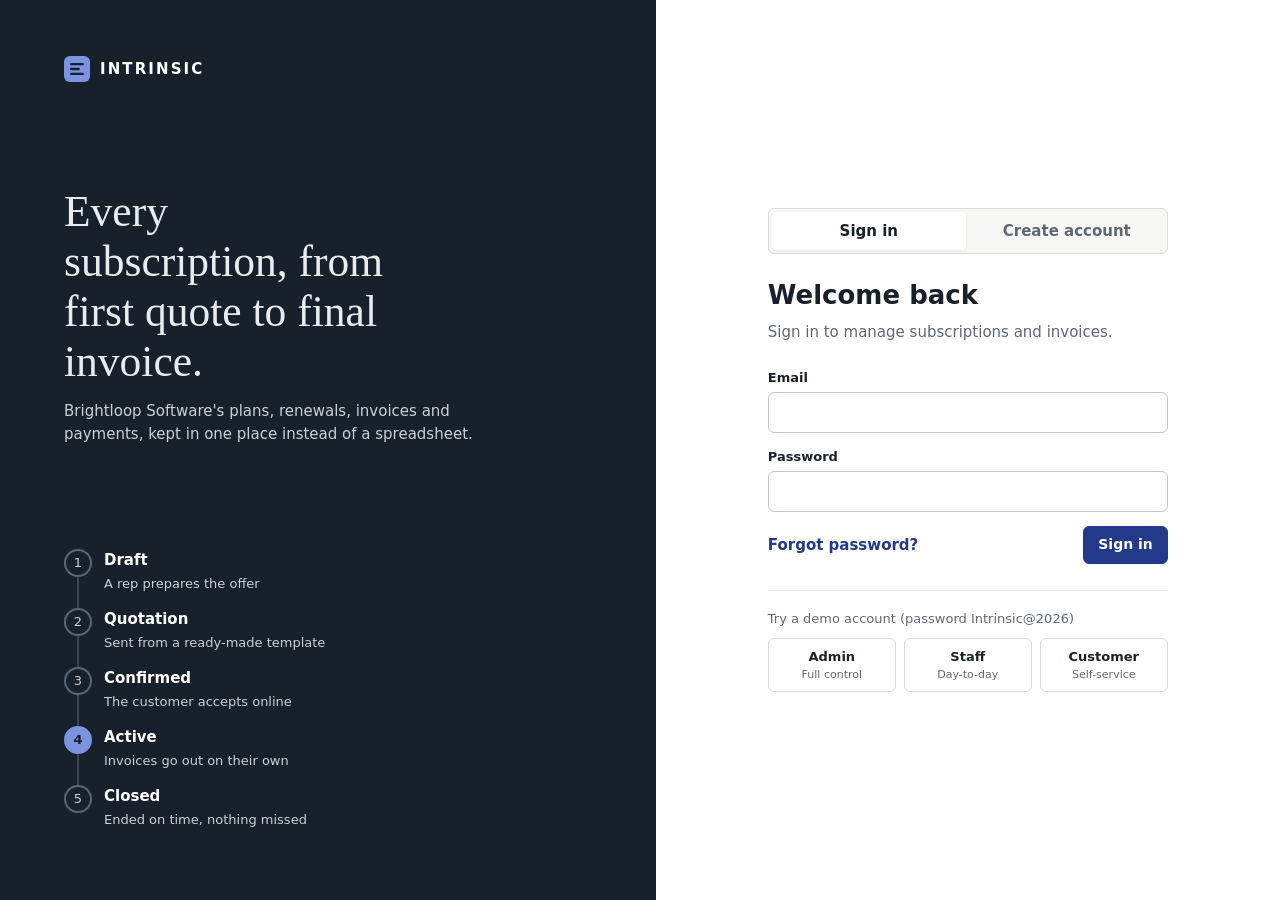
<file: templates/index.html>
<!doctype html>
<html lang="en">
<head>
  <meta charset="utf-8">
  <meta name="viewport" content="width=device-width, initial-scale=1">
  <title>INTRINSIC - Subscriptions & Billing</title>
  <meta name="description" content="Plans, subscriptions, invoices and payments in one place.">
  <link rel="icon" href="data:image/svg+xml,%3Csvg xmlns='http://www.w3.org/2000/svg' viewBox='0 0 32 32'%3E%3Crect width='32' height='32' rx='7' fill='%23233A8B'/%3E%3Cpath d='M9 22h14M9 16h9M9 10h14' stroke='white' stroke-width='3' stroke-linecap='round'/%3E%3C/svg%3E">
  <link rel="stylesheet" href="/static/css/style.css">
</head>
<body>
  <div id="app" aria-live="polite"></div>
  <div id="drawer-root"></div>
  <div id="modal-root"></div>
  <div id="toasts" role="status"></div>
  <noscript>INTRINSIC needs JavaScript enabled to run.</noscript>
  <script src="/static/js/app.js"></script>
</body>
</html>
</file>
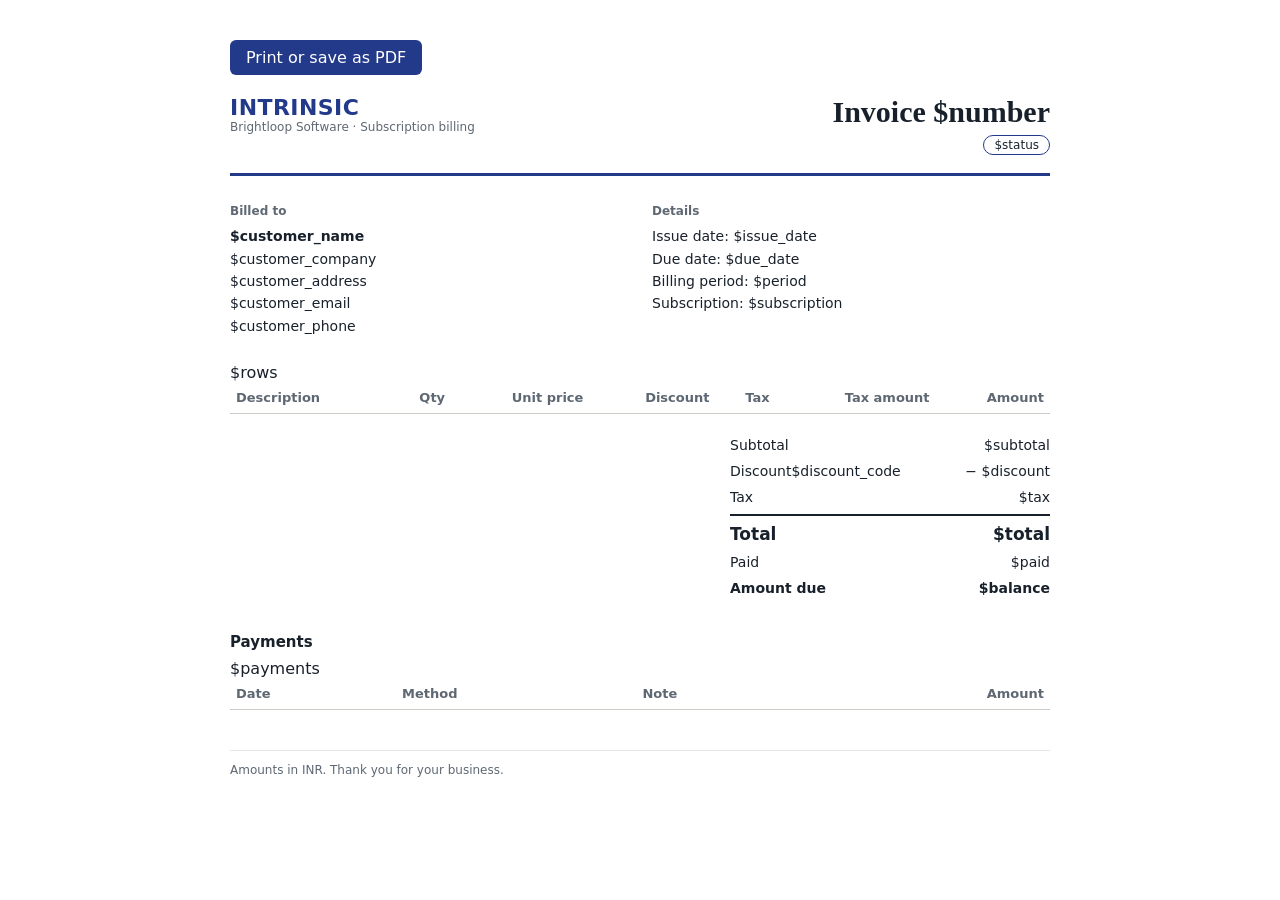
<file: templates/invoice.html>
<!doctype html>
<html lang="en">
<head>
<meta charset="utf-8">
<title>Invoice $number</title>
<style>
  body { font-family: "Segoe UI", system-ui, -apple-system, sans-serif; color: #18212B; margin: 0; padding: 40px; }
  .sheet { max-width: 820px; margin: 0 auto; }
  header { display: flex; justify-content: space-between; align-items: flex-start; border-bottom: 3px solid #233A8B; padding-bottom: 18px; }
  .brand { font-size: 22px; font-weight: 700; letter-spacing: .02em; color: #233A8B; }
  .brand small { display: block; font-size: 12px; font-weight: 400; color: #5E6873; letter-spacing: 0; }
  h1 { font-family: "Palatino Linotype", Palatino, Georgia, serif; font-size: 30px; margin: 0; text-align: right; }
  .status { display: inline-block; margin-top: 6px; padding: 2px 10px; border: 1px solid #233A8B; border-radius: 99px; font-size: 12px; }
  .meta { display: grid; grid-template-columns: 1fr 1fr; gap: 24px; margin: 26px 0; font-size: 14px; line-height: 1.6; }
  .meta h3 { font-size: 12px; color: #5E6873; margin: 0 0 4px; font-weight: 600; }
  table { width: 100%; border-collapse: collapse; font-size: 13px; }
  th { text-align: left; color: #5E6873; font-weight: 600; border-bottom: 1px solid #C9CEC6; padding: 8px 6px; }
  td { border-bottom: 1px solid #E6E8E3; padding: 8px 6px; }
  .n { text-align: right; font-variant-numeric: tabular-nums; white-space: nowrap; }
  .totals { margin-left: auto; width: 320px; margin-top: 18px; font-size: 14px; }
  .totals div { display: flex; justify-content: space-between; padding: 5px 0; font-variant-numeric: tabular-nums; }
  .totals .grand { border-top: 2px solid #18212B; font-weight: 700; font-size: 17px; margin-top: 4px; padding-top: 8px; }
  h2 { font-size: 15px; margin: 32px 0 8px; }
  .muted { color: #5E6873; }
  footer { margin-top: 40px; font-size: 12px; color: #5E6873; border-top: 1px solid #E6E8E3; padding-top: 12px; }
  @media print { body { padding: 0; } .noprint { display: none; } }
  .noprint { margin-bottom: 20px; }
  .noprint button { font: inherit; padding: 8px 16px; background: #233A8B; color: #fff; border: 0; border-radius: 6px; cursor: pointer; }
</style>
</head>
<body>
<div class="sheet">
  <div class="noprint"><button onclick="window.print()">Print or save as PDF</button></div>
  <header>
    <div class="brand">INTRINSIC<small>Brightloop Software · Subscription billing</small></div>
    <div><h1>Invoice $number</h1><div style="text-align:right"><span class="status">$status</span></div></div>
  </header>
  <div class="meta">
    <div>
      <h3>Billed to</h3>
      <strong>$customer_name</strong><br>$customer_company<br>$customer_address<br>$customer_email<br>$customer_phone
    </div>
    <div>
      <h3>Details</h3>
      Issue date: $issue_date<br>Due date: $due_date<br>Billing period: $period<br>Subscription: $subscription
    </div>
  </div>
  <table>
    <thead><tr><th>Description</th><th class="n">Qty</th><th class="n">Unit price</th><th class="n">Discount</th><th class="n">Tax</th><th class="n">Tax amount</th><th class="n">Amount</th></tr></thead>
    <tbody>$rows</tbody>
  </table>
  <div class="totals">
    <div><span>Subtotal</span><span>$subtotal</span></div>
    <div><span>Discount$discount_code</span><span>&minus; $discount</span></div>
    <div><span>Tax</span><span>$tax</span></div>
    <div class="grand"><span>Total</span><span>$total</span></div>
    <div><span>Paid</span><span>$paid</span></div>
    <div><strong>Amount due</strong><strong>$balance</strong></div>
  </div>
  <h2>Payments</h2>
  <table>
    <thead><tr><th>Date</th><th>Method</th><th>Note</th><th class="n">Amount</th></tr></thead>
    <tbody>$payments</tbody>
  </table>
  <footer>Amounts in INR. Thank you for your business.</footer>
</div>
</body>
</html>
</file>
<file: static/css/style.css>
/* INTRINSIC - ledger-inspired back office. No external fonts or CDNs: works offline. */
:root {
  --canvas: #EEF0EC;
  --surface: #FFFFFF;
  --sunken: #F6F7F4;
  --ink: #18212B;
  --muted: #5E6873;
  --line: #D9DDD6;
  --line-soft: #E8EAE5;
  --primary: #233A8B;
  --primary-ink: #FFFFFF;
  --primary-soft: #E5E9F6;
  --paid: #1F6F4A;
  --paid-soft: #E1F0E7;
  --due: #9A5B00;
  --due-soft: #FBF0DC;
  --overdue: #B3261E;
  --overdue-soft: #FBE5E3;
  --side: #18212B;
  --side-ink: #C9D0D8;
  --radius-s: 6px;
  --radius-m: 10px;
  --shadow: 0 1px 2px rgba(24, 33, 43, .06), 0 8px 24px rgba(24, 33, 43, .08);
  --sans: "Segoe UI", system-ui, -apple-system, "Helvetica Neue", Arial, sans-serif;
  --figures: "Palatino Linotype", Palatino, "Book Antiqua", Georgia, serif;
  color-scheme: light;
}

* { box-sizing: border-box; }
html, body { margin: 0; }
body {
  font-family: var(--sans);
  font-size: 15px;
  line-height: 1.5;
  color: var(--ink);
  background: var(--canvas);
  -webkit-font-smoothing: antialiased;
}
button, input, select, textarea { font: inherit; color: inherit; }
a { color: var(--primary); }
:focus-visible { outline: 3px solid #7C93E0; outline-offset: 2px; border-radius: 4px; }
.num, td.n, .money { font-variant-numeric: tabular-nums; }
.figure { font-family: var(--figures); font-variant-numeric: lining-nums tabular-nums; }
.muted { color: var(--muted); }
.hidden { display: none !important; }
.sr { position: absolute; width: 1px; height: 1px; overflow: hidden; clip: rect(0 0 0 0); }

/* ---------------------------------------------------------------- buttons */
.btn {
  display: inline-flex; align-items: center; justify-content: center; gap: 6px;
  min-height: 38px; padding: 0 14px; border-radius: var(--radius-s);
  border: 1px solid var(--line); background: var(--surface); cursor: pointer;
  font-weight: 600; font-size: 14px; white-space: nowrap; text-decoration: none; color: var(--ink);
}
.btn:hover { background: var(--sunken); }
.btn.primary { background: var(--primary); border-color: var(--primary); color: var(--primary-ink); }
.btn.primary:hover { background: #1C2F73; }
.btn.good { background: var(--paid); border-color: var(--paid); color: #fff; }
.btn.danger { color: var(--overdue); border-color: #E7B9B5; }
.btn.danger:hover { background: var(--overdue-soft); }
.btn.ghost { border-color: transparent; background: transparent; }
.btn.small { min-height: 30px; padding: 0 10px; font-size: 13px; }
.btn:disabled { opacity: .55; cursor: not-allowed; }
.link { background: none; border: 0; padding: 0; color: var(--primary); cursor: pointer; font-weight: 600; }

/* ---------------------------------------------------------------- auth */
.auth { min-height: 100vh; display: grid; grid-template-columns: minmax(320px, 1.05fr) minmax(340px, 1fr); }
.auth-story {
  background: var(--side); color: #E8ECF1; padding: 56px clamp(28px, 5vw, 72px);
  display: flex; flex-direction: column; justify-content: space-between; gap: 40px;
}
.wordmark { font-weight: 800; letter-spacing: .14em; font-size: 15px; color: #fff; display: flex; align-items: center; gap: 10px; }
.wordmark svg { flex: none; }
.auth-story h1 { font-family: var(--figures); font-weight: 400; font-size: clamp(30px, 3.4vw, 44px); line-height: 1.15; margin: 0 0 14px; max-width: 15ch; }
.auth-story p { color: var(--side-ink); max-width: 46ch; margin: 0; }
.story-track { display: grid; gap: 0; max-width: 360px; }
.story-step { display: grid; grid-template-columns: 28px 1fr; gap: 12px; align-items: start; padding-bottom: 14px; position: relative; }
.story-step::before { content: ""; position: absolute; left: 13px; top: 24px; bottom: 0; width: 2px; background: #3A4553; }
.story-step:last-child::before { display: none; }
.story-dot { width: 28px; height: 28px; border-radius: 50%; border: 2px solid #5A6676; display: grid; place-items: center; font-size: 12px; color: #fff; background: var(--side); z-index: 1; }
.story-step.on .story-dot { background: #7C93E0; border-color: #7C93E0; color: var(--side); font-weight: 700; }
.story-step strong { display: block; color: #fff; font-weight: 600; }
.story-step span { color: var(--side-ink); font-size: 13px; }
.auth-panel { display: grid; place-items: center; padding: 40px 20px; background: var(--surface); }
.auth-card { width: 100%; max-width: 400px; }
.auth-card h2 { font-size: 26px; margin: 0 0 6px; }
.auth-card .sub { color: var(--muted); margin: 0 0 24px; }
.tabs-inline { display: flex; gap: 4px; background: var(--sunken); border: 1px solid var(--line); border-radius: var(--radius-s); padding: 3px; margin-bottom: 22px; }
.tabs-inline button { flex: 1; border: 0; background: transparent; padding: 8px; border-radius: 4px; cursor: pointer; font-weight: 600; color: var(--muted); }
.tabs-inline button[aria-selected="true"] { background: var(--surface); color: var(--ink); box-shadow: 0 1px 2px rgba(0,0,0,.08); }
.personas { margin-top: 26px; border-top: 1px solid var(--line-soft); padding-top: 18px; }
.personas p { margin: 0 0 10px; font-size: 13px; color: var(--muted); }
.persona-row { display: grid; grid-template-columns: repeat(3, 1fr); gap: 8px; }
.persona-row .btn { flex-direction: column; min-height: 54px; gap: 0; font-size: 13px; }
.persona-row .btn small { font-weight: 400; color: var(--muted); font-size: 11px; }
.rules { list-style: none; padding: 0; margin: 6px 0 0; display: grid; grid-template-columns: 1fr 1fr; gap: 2px 10px; font-size: 12.5px; color: var(--muted); }
.rules li::before { content: "○ "; }
.rules li.ok { color: var(--paid); }
.rules li.ok::before { content: "● "; }
.notice { border-radius: var(--radius-s); padding: 10px 12px; font-size: 14px; margin-bottom: 16px; }
.notice.error { background: var(--overdue-soft); color: var(--overdue); }
.notice.info { background: var(--primary-soft); color: var(--primary); word-break: break-all; }
.notice.good { background: var(--paid-soft); color: var(--paid); }

/* ---------------------------------------------------------------- forms */
.field { display: grid; gap: 5px; margin-bottom: 14px; }
.field > span { font-size: 13px; font-weight: 600; }
.field small { color: var(--muted); font-size: 12px; }
.input, select.input, textarea.input {
  width: 100%; min-height: 40px; padding: 8px 11px; border: 1px solid #C5CAC2; border-radius: var(--radius-s);
  background: var(--surface);
}
textarea.input { min-height: 74px; resize: vertical; }
.input:focus { border-color: var(--primary); outline: 2px solid var(--primary-soft); }
.check { display: flex; gap: 8px; align-items: center; font-size: 14px; margin-bottom: 10px; }
.check input { width: 17px; height: 17px; accent-color: var(--primary); }
.grid-2 { display: grid; grid-template-columns: 1fr 1fr; gap: 0 14px; align-items: start; }
.grid-3 { display: grid; grid-template-columns: repeat(3, 1fr); gap: 0 14px; align-items: start; }
.rows { border: 1px solid var(--line); border-radius: var(--radius-s); padding: 10px; background: var(--sunken); margin-bottom: 14px; }
.rows-head { display: flex; justify-content: space-between; align-items: center; margin-bottom: 8px; font-size: 13px; font-weight: 600; }
.row-line { display: grid; gap: 8px; align-items: end; margin-bottom: 8px; }
.row-line .field { margin: 0; }
.row-line .btn { min-height: 40px; }

/* ---------------------------------------------------------------- shell */
.shell { display: grid; grid-template-columns: 236px 1fr; min-height: 100vh; }
.side { background: var(--side); color: var(--side-ink); padding: 22px 14px; display: flex; flex-direction: column; gap: 22px; position: sticky; top: 0; height: 100vh; }
.side .wordmark { padding: 0 8px; }
.nav { display: grid; gap: 2px; }
.nav-group { font-size: 12px; color: #8792A0; padding: 14px 10px 4px; }
.nav a { display: flex; align-items: center; gap: 10px; padding: 9px 10px; border-radius: var(--radius-s); color: var(--side-ink); text-decoration: none; font-weight: 500; }
.nav a:hover { background: #222D3A; color: #fff; }
.nav a[aria-current="page"] { background: #2B3850; color: #fff; box-shadow: inset 3px 0 0 #7C93E0; }
.nav svg { width: 18px; height: 18px; flex: none; opacity: .9; }
.side-foot { margin-top: auto; border-top: 1px solid #2B3644; padding-top: 14px; display: grid; gap: 8px; }
.who { padding: 0 8px; font-size: 13px; }
.who strong { color: #fff; display: block; font-weight: 600; }
.role-pill { display: inline-block; margin-top: 3px; font-size: 11.5px; padding: 1px 8px; border-radius: 99px; background: #2B3850; color: #C7D2F5; }
.side-foot .btn { background: transparent; color: var(--side-ink); border-color: #3A4553; }
.side-foot .btn:hover { background: #222D3A; color: #fff; }
.topbar { display: none; }

main { padding: 28px clamp(16px, 3vw, 40px) 60px; min-width: 0; }
.page-head { display: flex; align-items: flex-end; justify-content: space-between; gap: 16px; flex-wrap: wrap; margin-bottom: 22px; }
.page-head h1 { font-size: 26px; margin: 0; letter-spacing: -.01em; }
.page-head p { margin: 4px 0 0; color: var(--muted); }
.actions { display: flex; gap: 8px; flex-wrap: wrap; }

/* ---------------------------------------------------------------- panels */
.panel { background: var(--surface); border: 1px solid var(--line); border-radius: var(--radius-m); }
.panel + .panel { margin-top: 18px; }
.panel-head { display: flex; justify-content: space-between; align-items: center; gap: 12px; padding: 14px 18px; border-bottom: 1px solid var(--line-soft); }
.panel-head h2 { font-size: 16px; margin: 0; }
.panel-body { padding: 16px 18px; }
.split { display: grid; grid-template-columns: 1.4fr 1fr; gap: 18px; margin-top: 18px; }
.split > .panel + .panel { margin-top: 0; }

/* KPI ledger strip: one ruled band rather than a stack of cards */
.ledger { display: grid; grid-template-columns: repeat(5, minmax(0, 1fr)); background: var(--surface); border: 1px solid var(--line); border-radius: var(--radius-m); }
.ledger > div { padding: 16px 18px; border-left: 1px solid var(--line-soft); min-width: 0; }
.ledger > div:first-child { border-left: 0; }
.ledger .label { font-size: 13px; color: var(--muted); }
.ledger .value { font-family: var(--figures); font-size: 28px; line-height: 1.2; margin-top: 4px; white-space: nowrap; overflow: hidden; text-overflow: ellipsis; }
.ledger .hint { font-size: 12.5px; color: var(--muted); }
.ledger .value.bad { color: var(--overdue); }
.ledger .value.good { color: var(--paid); }

/* Lifecycle track - the signature element */
.track { display: grid; grid-template-columns: repeat(5, 1fr); position: relative; }
.track-step { position: relative; display: grid; justify-items: center; text-align: center; gap: 6px; padding: 4px 4px 0; background: none; border: 0; cursor: default; }
button.track-step { cursor: pointer; border-radius: var(--radius-s); }
button.track-step:hover .track-node { border-color: var(--primary); }
.track-step::before { content: ""; position: absolute; top: 19px; left: -50%; right: 50%; height: 3px; background: var(--line); z-index: 0; }
.track-step:first-child::before { display: none; }
.track-node { position: relative; z-index: 1; width: 32px; height: 32px; border-radius: 50%; display: grid; place-items: center; border: 3px solid var(--line); background: var(--surface); font-size: 13px; font-weight: 700; color: var(--muted); }
.track-step.done .track-node { background: var(--primary); border-color: var(--primary); color: #fff; }
.track-step.done::before, .track-step.current::before { background: var(--primary); }
.track-step.current .track-node { border-color: var(--primary); color: var(--primary); box-shadow: 0 0 0 5px var(--primary-soft); }
.track-step.closed-state .track-node { background: var(--ink); border-color: var(--ink); color: #fff; }
.track-name { font-size: 13px; font-weight: 600; }
.track-count { font-family: var(--figures); font-size: 24px; line-height: 1; }
.track-step small { color: var(--muted); font-size: 12px; }

/* bars */
.bars { display: grid; grid-template-columns: repeat(6, 1fr); gap: 10px; align-items: end; height: 170px; padding-top: 10px; }
.bar { display: grid; grid-template-rows: auto 1fr auto; height: 100%; text-align: center; gap: 4px; }
.bar-fill-wrap { display: flex; align-items: flex-end; }
.bar-fill { width: 100%; background: var(--primary); border-radius: 4px 4px 0 0; min-height: 2px; }
.bar:last-child .bar-fill { background: var(--paid); }
.bar small { font-size: 11.5px; color: var(--muted); white-space: nowrap; }
.bar .amt { font-size: 11.5px; font-variant-numeric: tabular-nums; }

/* ---------------------------------------------------------------- tables */
.toolbar { display: flex; flex-wrap: wrap; gap: 8px; padding: 12px 18px; border-bottom: 1px solid var(--line-soft); align-items: center; }
.toolbar .input { width: auto; min-height: 36px; padding: 6px 10px; }
.toolbar .search { min-width: 220px; flex: 1; max-width: 340px; }
.table-wrap { overflow-x: auto; }
table.data { width: 100%; border-collapse: collapse; font-size: 14px; }
table.data th { text-align: left; font-weight: 600; font-size: 13px; color: var(--muted); padding: 10px 14px; border-bottom: 1px solid var(--line); background: var(--sunken); white-space: nowrap; }
table.data td { padding: 11px 14px; border-bottom: 1px solid var(--line-soft); vertical-align: middle; }
table.data tr:last-child td { border-bottom: 0; }
table.data th.n, table.data td.n { text-align: right; }
table.data tbody tr.clickable { cursor: pointer; }
table.data tbody tr.clickable:hover td { background: #F7F8FB; }
td .strong { font-weight: 600; }
td .sub { display: block; color: var(--muted); font-size: 12.5px; }
.empty { padding: 36px 18px; text-align: center; color: var(--muted); }
.empty strong { display: block; color: var(--ink); margin-bottom: 4px; }
.pager { display: flex; justify-content: space-between; align-items: center; padding: 10px 18px; border-top: 1px solid var(--line-soft); font-size: 13px; color: var(--muted); }

/* status badges */
.badge { display: inline-flex; align-items: center; gap: 5px; padding: 2px 9px; border-radius: 99px; font-size: 12.5px; font-weight: 600; white-space: nowrap; background: var(--sunken); color: var(--muted); border: 1px solid var(--line); }
.badge::before { content: ""; width: 6px; height: 6px; border-radius: 50%; background: currentColor; }
.badge.draft { color: #5E6873; }
.badge.quotation { color: #6A3FA0; background: #F1EAF8; border-color: #DDCDEE; }
.badge.confirmed { color: var(--primary); background: var(--primary-soft); border-color: #C9D2EE; }
.badge.active, .badge.paid { color: var(--paid); background: var(--paid-soft); border-color: #BFDCCB; }
.badge.paused, .badge.outstanding { color: var(--due); background: var(--due-soft); border-color: #EED6AC; }
.badge.overdue { color: var(--overdue); background: var(--overdue-soft); border-color: #EFC2BE; }
.badge.closed, .badge.cancelled { color: #3D4650; background: #E9EBE7; }
.badge.no::before { display: none; }

/* catalog tabs */
.tabs { display: flex; gap: 2px; border-bottom: 1px solid var(--line); margin-bottom: 18px; overflow-x: auto; }
.tabs a { padding: 10px 14px; text-decoration: none; color: var(--muted); font-weight: 600; border-bottom: 3px solid transparent; margin-bottom: -1px; white-space: nowrap; }
.tabs a[aria-current="page"] { color: var(--ink); border-color: var(--primary); }
.chips { display: flex; flex-wrap: wrap; gap: 4px; }
.chip { font-size: 12px; padding: 1px 8px; border-radius: 99px; background: var(--sunken); border: 1px solid var(--line); }

/* ---------------------------------------------------------------- drawer */
.overlay { position: fixed; inset: 0; background: rgba(24, 33, 43, .38); z-index: 40; animation: fade .15s ease-out; }
.drawer { position: fixed; top: 0; right: 0; bottom: 0; width: min(720px, 100%); background: var(--surface); z-index: 41; box-shadow: var(--shadow); display: flex; flex-direction: column; animation: slide .2s ease-out; }
.drawer-head { padding: 18px 22px; border-bottom: 1px solid var(--line); display: flex; justify-content: space-between; gap: 12px; align-items: flex-start; }
.drawer-head h2 { margin: 0; font-size: 21px; }
.drawer-head p { margin: 2px 0 0; color: var(--muted); }
.drawer-body { padding: 20px 22px 30px; overflow-y: auto; flex: 1; }
.drawer-actions { display: flex; flex-wrap: wrap; gap: 8px; padding: 14px 22px; border-top: 1px solid var(--line); background: var(--sunken); }
.facts { display: grid; grid-template-columns: repeat(3, 1fr); gap: 14px 18px; margin: 20px 0; }
.facts div span { display: block; font-size: 12.5px; color: var(--muted); }
.facts div strong { font-weight: 600; }
.section-title { font-size: 15px; margin: 24px 0 10px; }
.totals { margin-left: auto; max-width: 320px; margin-top: 12px; font-size: 14px; }
.totals div { display: flex; justify-content: space-between; padding: 4px 0; font-variant-numeric: tabular-nums; }
.totals .grand { border-top: 2px solid var(--ink); margin-top: 4px; padding-top: 8px; font-weight: 700; font-size: 17px; }
.timeline { list-style: none; padding: 0; margin: 0; border-left: 2px solid var(--line); }
.timeline li { padding: 0 0 14px 16px; position: relative; font-size: 14px; }
.timeline li::before { content: ""; position: absolute; left: -6px; top: 6px; width: 10px; height: 10px; border-radius: 50%; background: var(--surface); border: 2px solid var(--primary); }
.timeline time { color: var(--muted); font-size: 12.5px; display: block; }
.closebtn { border: 0; background: none; font-size: 26px; line-height: 1; cursor: pointer; color: var(--muted); padding: 2px 6px; border-radius: 4px; }

/* ---------------------------------------------------------------- modal */
.modal { position: fixed; z-index: 51; top: 50%; left: 50%; transform: translate(-50%, -50%); width: min(640px, calc(100% - 24px)); max-height: calc(100vh - 32px); background: var(--surface); border-radius: var(--radius-m); box-shadow: var(--shadow); display: flex; flex-direction: column; animation: pop .16s ease-out; }
.modal.wide { width: min(860px, calc(100% - 24px)); }
.modal-backdrop { position: fixed; inset: 0; z-index: 50; background: rgba(24, 33, 43, .45); }
.modal-head { padding: 16px 20px; border-bottom: 1px solid var(--line); display: flex; justify-content: space-between; align-items: center; }
.modal-head h2 { margin: 0; font-size: 18px; }
.modal-body { padding: 18px 20px; overflow-y: auto; }
.modal-foot { padding: 12px 20px; border-top: 1px solid var(--line); display: flex; justify-content: flex-end; gap: 8px; background: var(--sunken); border-radius: 0 0 var(--radius-m) var(--radius-m); }

/* ---------------------------------------------------------------- toasts */
#toasts { position: fixed; bottom: 18px; right: 18px; z-index: 60; display: grid; gap: 8px; max-width: min(420px, calc(100% - 36px)); }
.toast { background: var(--ink); color: #fff; padding: 11px 15px; border-radius: var(--radius-s); box-shadow: var(--shadow); font-size: 14px; animation: pop .16s ease-out; }
.toast.error { background: var(--overdue); }
.toast.good { background: var(--paid); }

@keyframes fade { from { opacity: 0; } }
@keyframes slide { from { transform: translateX(30px); opacity: 0; } }
@keyframes pop { from { opacity: 0; transform: translate(-50%, -48%); } }
.toast { animation-name: fade; }

.loading { padding: 50px; text-align: center; color: var(--muted); }

/* ---------------------------------------------------------------- responsive */
@media (max-width: 1100px) {
  .ledger { grid-template-columns: repeat(3, 1fr); }
  .ledger > div:nth-child(4) { border-left: 0; }
  .ledger > div:nth-child(n+4) { border-top: 1px solid var(--line-soft); }
  .split { grid-template-columns: 1fr; }
}
@media (max-width: 860px) {
  .auth { grid-template-columns: 1fr; }
  .auth-story { padding: 28px 22px; }
  .story-track { display: none; }
  .shell { grid-template-columns: 1fr; }
  .side { position: fixed; z-index: 45; left: 0; width: 260px; transform: translateX(-100%); transition: transform .2s; }
  .side.open { transform: none; box-shadow: var(--shadow); }
  .topbar { display: flex; align-items: center; justify-content: space-between; background: var(--side); color: #fff; padding: 10px 16px; position: sticky; top: 0; z-index: 30; }
  .topbar .btn { background: transparent; color: #fff; border-color: #3A4553; }
  .facts { grid-template-columns: 1fr 1fr; }
  .grid-3 { grid-template-columns: 1fr 1fr; }
}
@media (max-width: 560px) {
  .ledger { grid-template-columns: 1fr 1fr; }
  .ledger > div { border-left: 0; border-top: 1px solid var(--line-soft); }
  .ledger > div:nth-child(-n+2) { border-top: 0; }
  .ledger > div:nth-child(even) { border-left: 1px solid var(--line-soft); }
  .grid-2, .grid-3 { grid-template-columns: 1fr; }
  .track-name { font-size: 11.5px; }
  .track-count { font-size: 19px; }
  .persona-row { grid-template-columns: 1fr; }
  .toolbar .search { max-width: none; }
  .drawer-body, .drawer-head { padding-left: 16px; padding-right: 16px; }
}
@media (prefers-reduced-motion: reduce) {
  *, *::before, *::after { animation: none !important; transition: none !important; }
}
</file>
